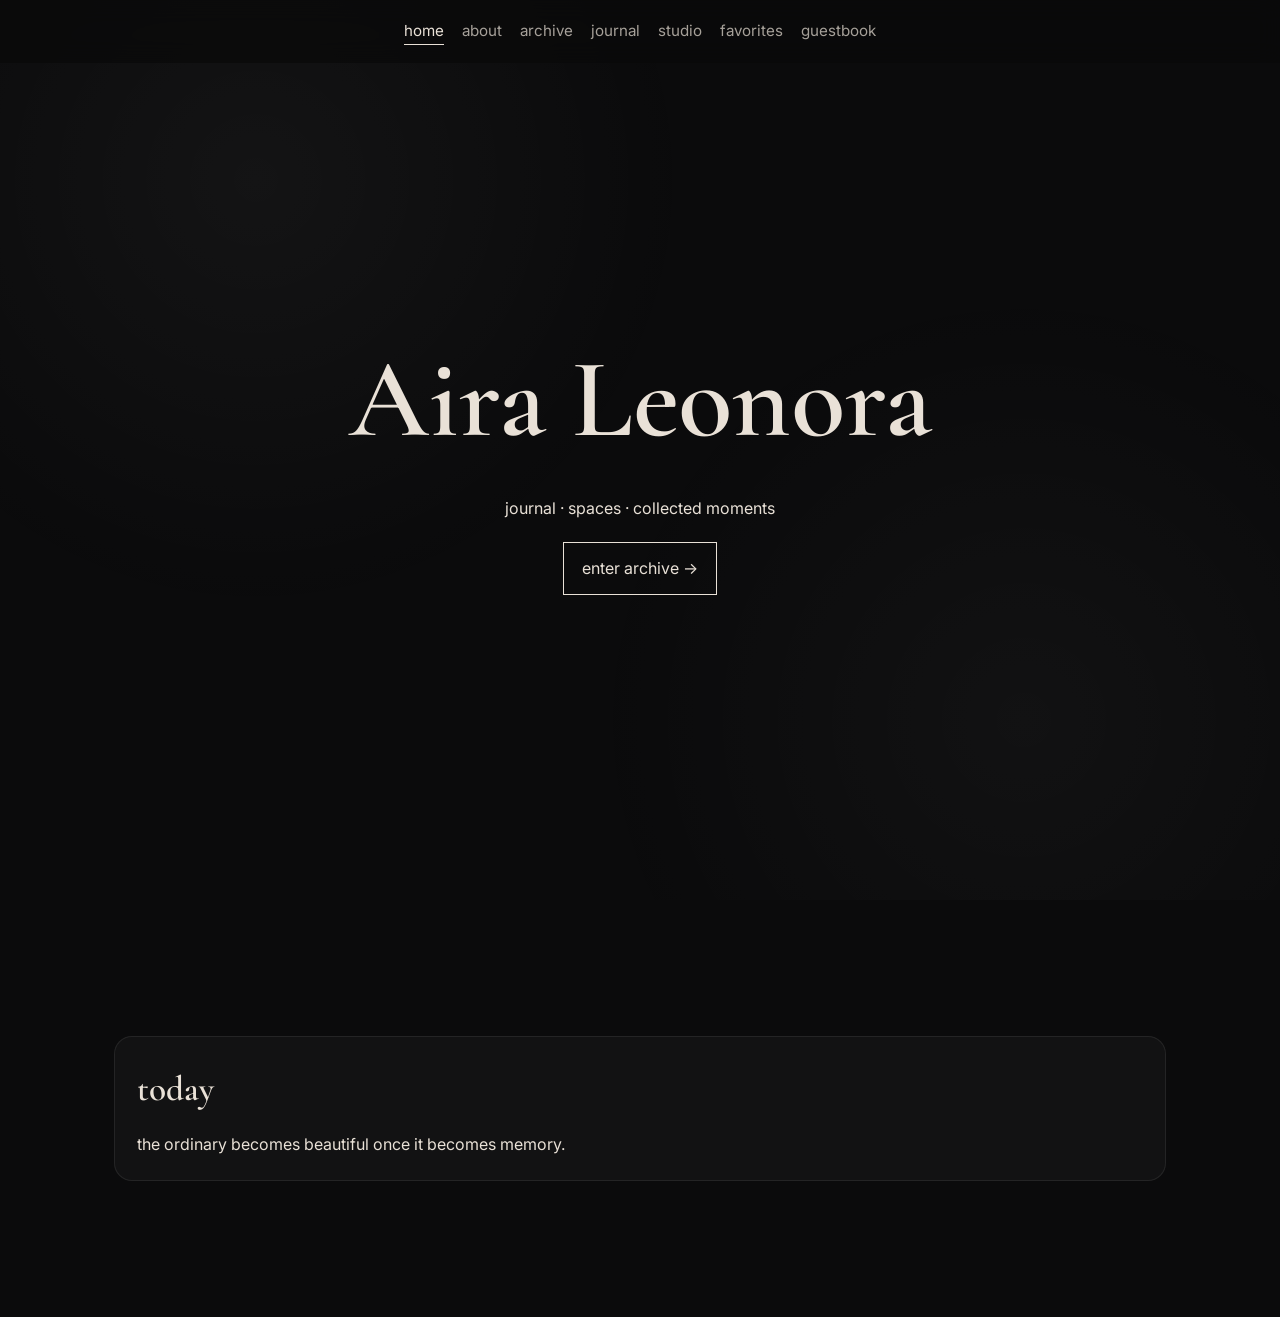
<file: index.html>
<!DOCTYPE html>
<html>
<head>
<title>Aira Leonora</title>
<link rel="stylesheet" href="css/style.css">
</head>
<body>

<nav>
<a href="index.html">home</a>
<a href="about.html">about</a>
<a href="archive.html">archive</a>
<a href="journal.html">journal</a>
<a href="studio.html">studio</a>
<a href="favorites.html">favorites</a>
<a href="guestbook.html">guestbook</a>
</nav>


<section class="hero">
<h1>Aira Leonora</h1>
<p>journal · spaces · collected moments</p>
<a class="btn" href="archive.html">enter archive →</a>
</section>

<section class="page">
<div class="card">
<h2>today</h2>
<p>the ordinary becomes beautiful once it becomes memory.</p>
</div>
</section>

<script src="js/script.js"></script>
</body>
</html>
</file>
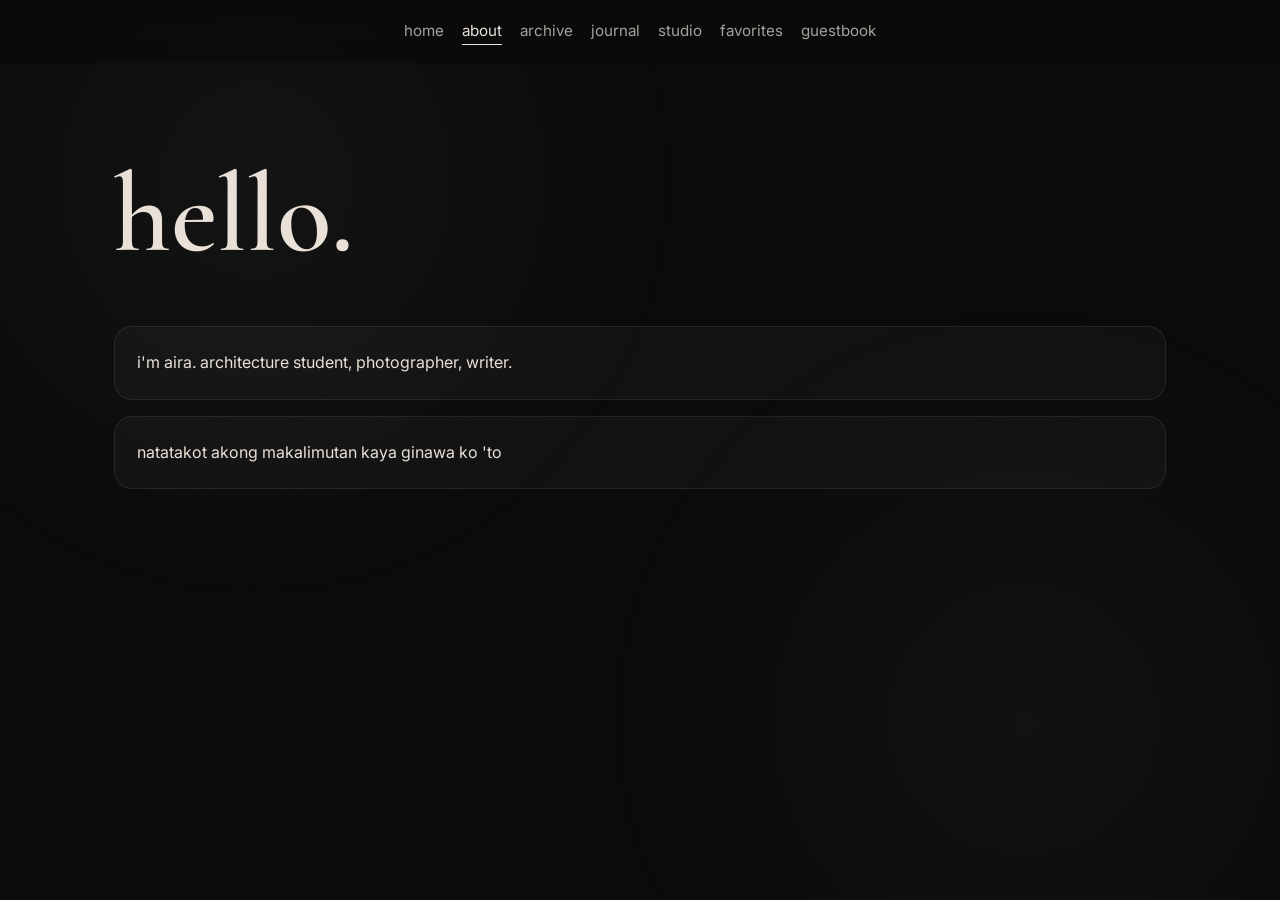
<file: about.html>
<!DOCTYPE html>
<html>
<head>
<title>About</title>
<link rel="stylesheet" href="css/style.css">
</head>
<body>

<nav>
<a href="index.html">home</a>
<a href="about.html">about</a>
<a href="archive.html">archive</a>
<a href="journal.html">journal</a>
<a href="studio.html">studio</a>
<a href="favorites.html">favorites</a>
<a href="guestbook.html">guestbook</a>
</nav>


<section class="page">
<h1>hello.</h1>
<div class="card"><p>i'm aira. architecture student, photographer, writer.</p></div>
<div class="card"><p>natatakot akong makalimutan kaya ginawa ko 'to</p></div>
</section>

<script src="js/script.js"></script>
</body>
</html>
</file>
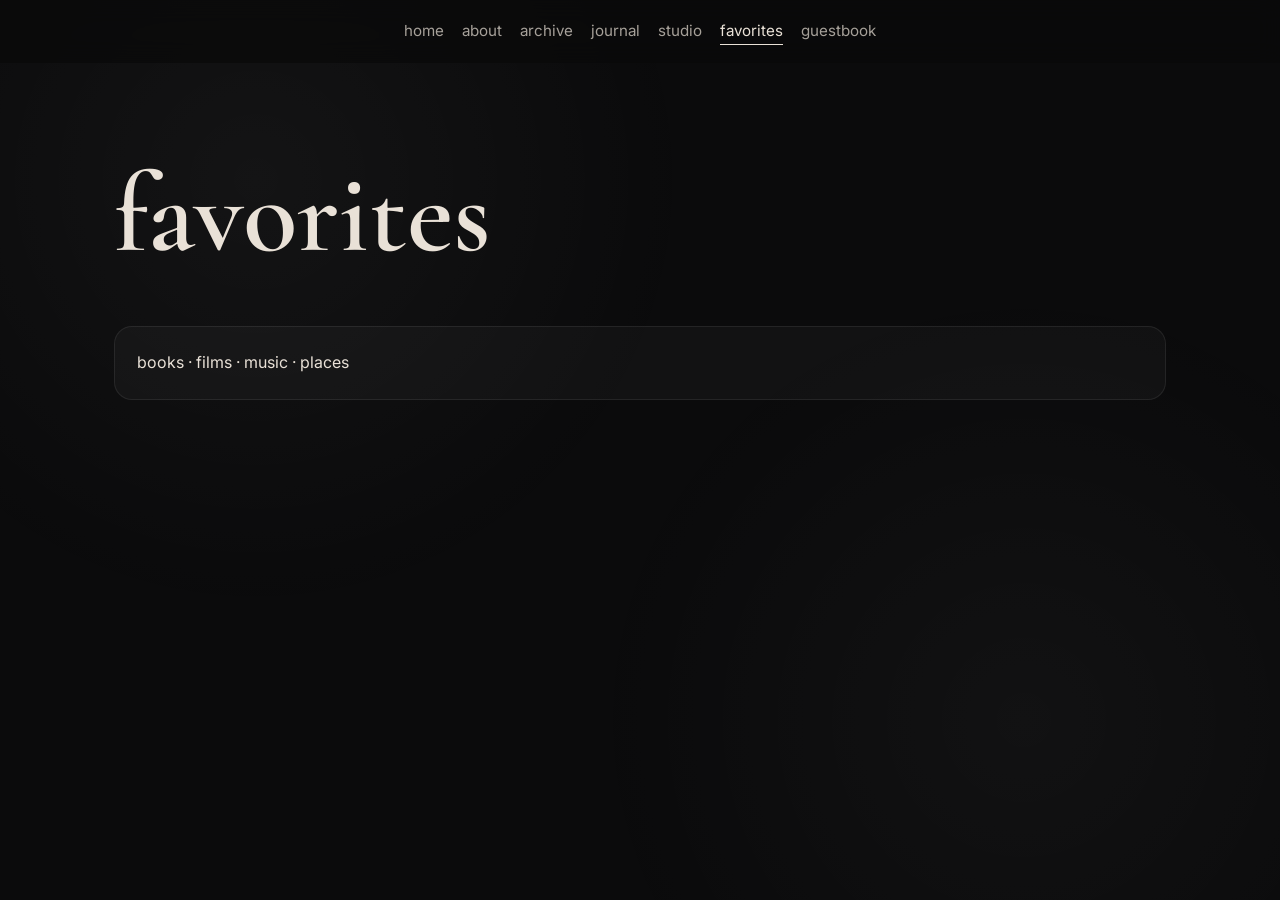
<file: favorites.html>
<!DOCTYPE html>
<html>
<head>
<title>Favorites</title>
<link rel="stylesheet" href="css/style.css">
</head>
<body>

<nav>
<a href="index.html">home</a>
<a href="about.html">about</a>
<a href="archive.html">archive</a>
<a href="journal.html">journal</a>
<a href="studio.html">studio</a>
<a href="favorites.html">favorites</a>
<a href="guestbook.html">guestbook</a>
</nav>


<section class="page">
<h1>favorites</h1>
<div class="card"><p>books · films · music · places</p></div>
</section>

<script src="js/script.js"></script>
</body>
</html>
</file>
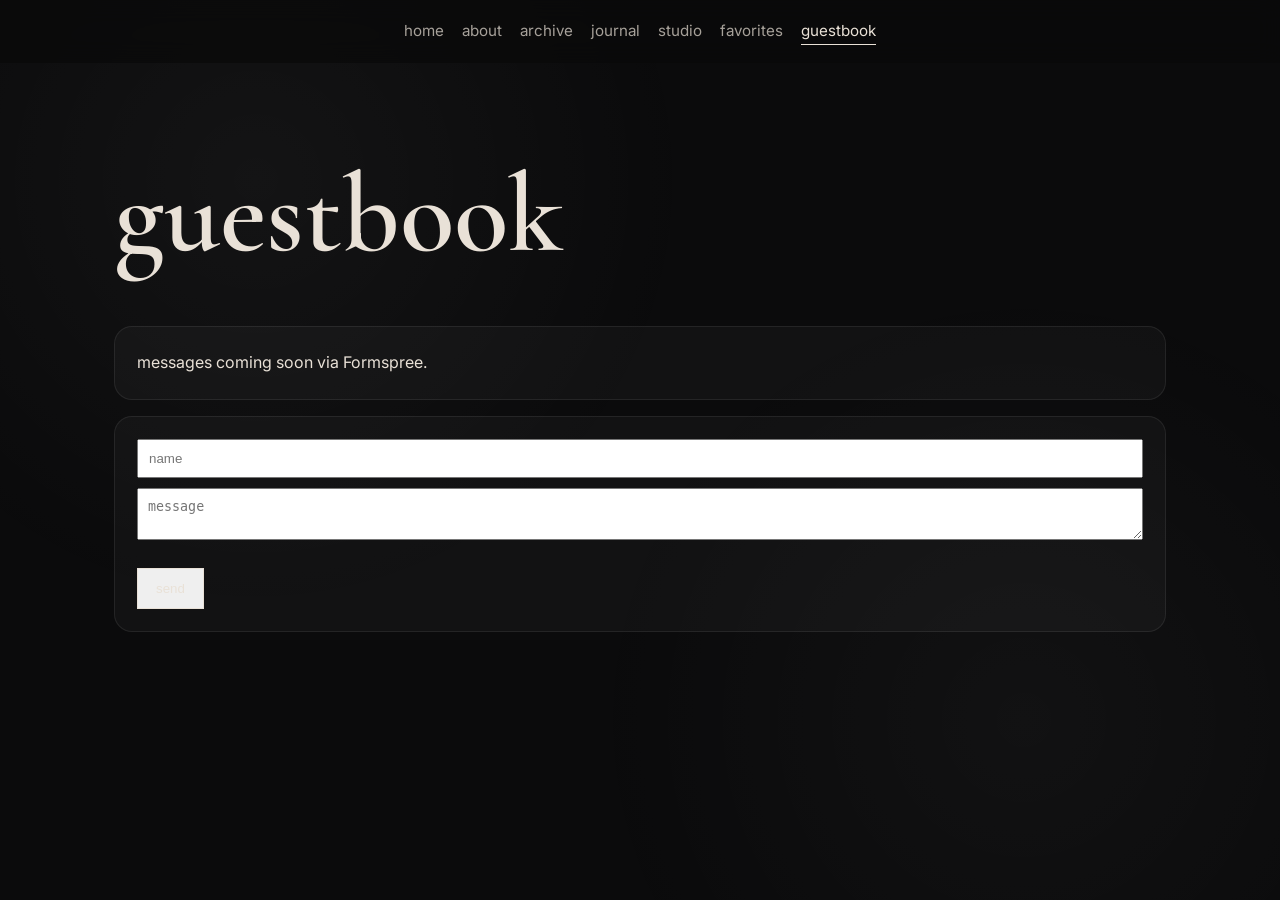
<file: guestbook.html>
<!DOCTYPE html>
<html>
<head>
<title>Guestbook</title>
<link rel="stylesheet" href="css/style.css">
</head>
<body>

<nav>
<a href="index.html">home</a>
<a href="about.html">about</a>
<a href="archive.html">archive</a>
<a href="journal.html">journal</a>
<a href="studio.html">studio</a>
<a href="favorites.html">favorites</a>
<a href="guestbook.html">guestbook</a>
</nav>


<section class="page">
<h1>guestbook</h1>

<div class="card">
<p>messages coming soon via Formspree.</p>
</div>

<form class="card" action="https://formspree.io/f/your-id" method="POST">
<input name="name" placeholder="name" style="width:100%;padding:10px;margin-bottom:10px;">
<textarea name="message" placeholder="message" style="width:100%;padding:10px;"></textarea>
<button class="btn" type="submit">send</button>
</form>

</section>

<script src="js/script.js"></script>
</body>
</html>
</file>
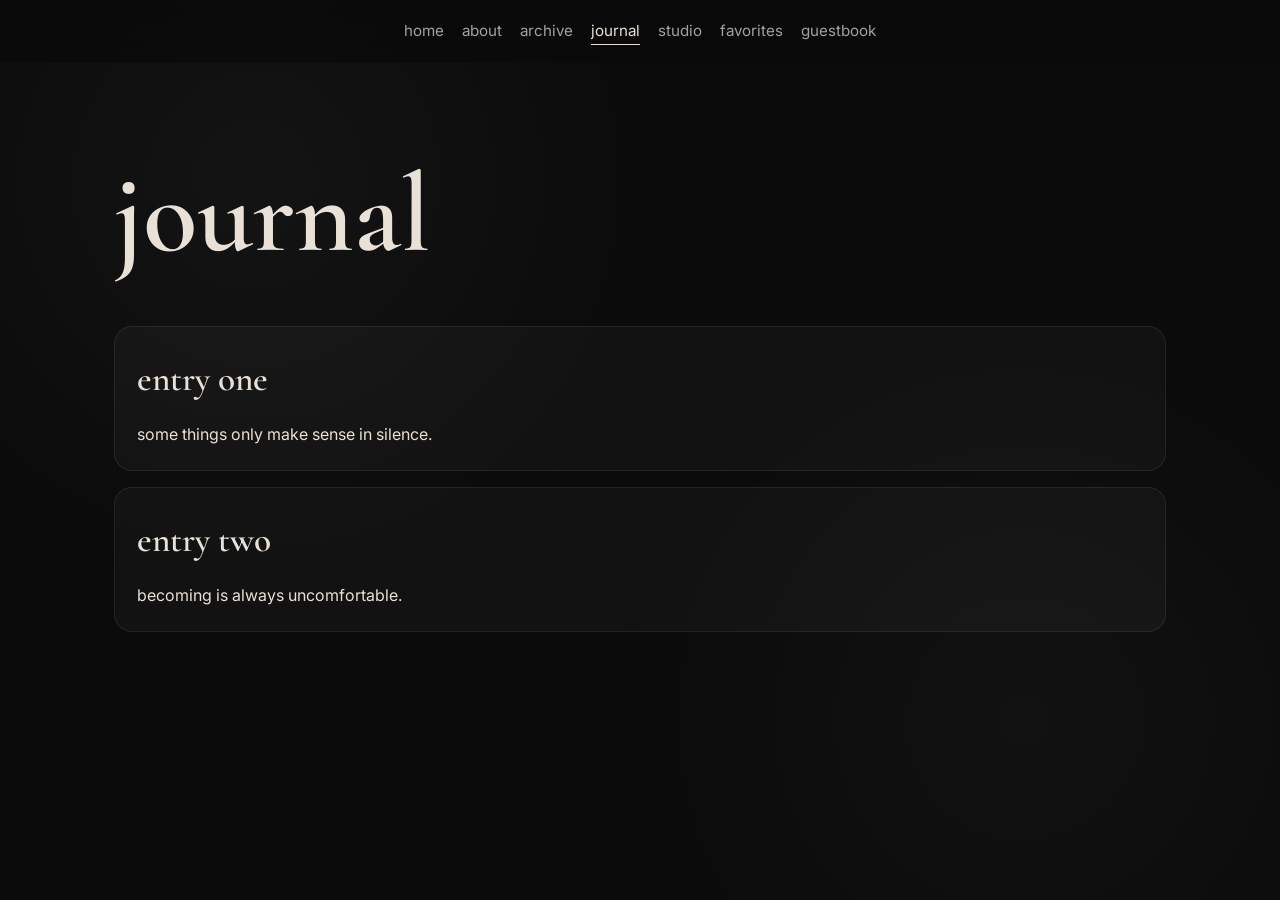
<file: journal.html>
<!DOCTYPE html>
<html>
<head>
<title>Journal</title>
<link rel="stylesheet" href="css/style.css">
</head>
<body>

<nav>
<a href="index.html">home</a>
<a href="about.html">about</a>
<a href="archive.html">archive</a>
<a href="journal.html">journal</a>
<a href="studio.html">studio</a>
<a href="favorites.html">favorites</a>
<a href="guestbook.html">guestbook</a>
</nav>


<section class="page">
<h1>journal</h1>
<div class="card"><h2>entry one</h2><p>some things only make sense in silence.</p></div>
<div class="card"><h2>entry two</h2><p>becoming is always uncomfortable.</p></div>
</section>

<script src="js/script.js"></script>
</body>
</html>
</file>
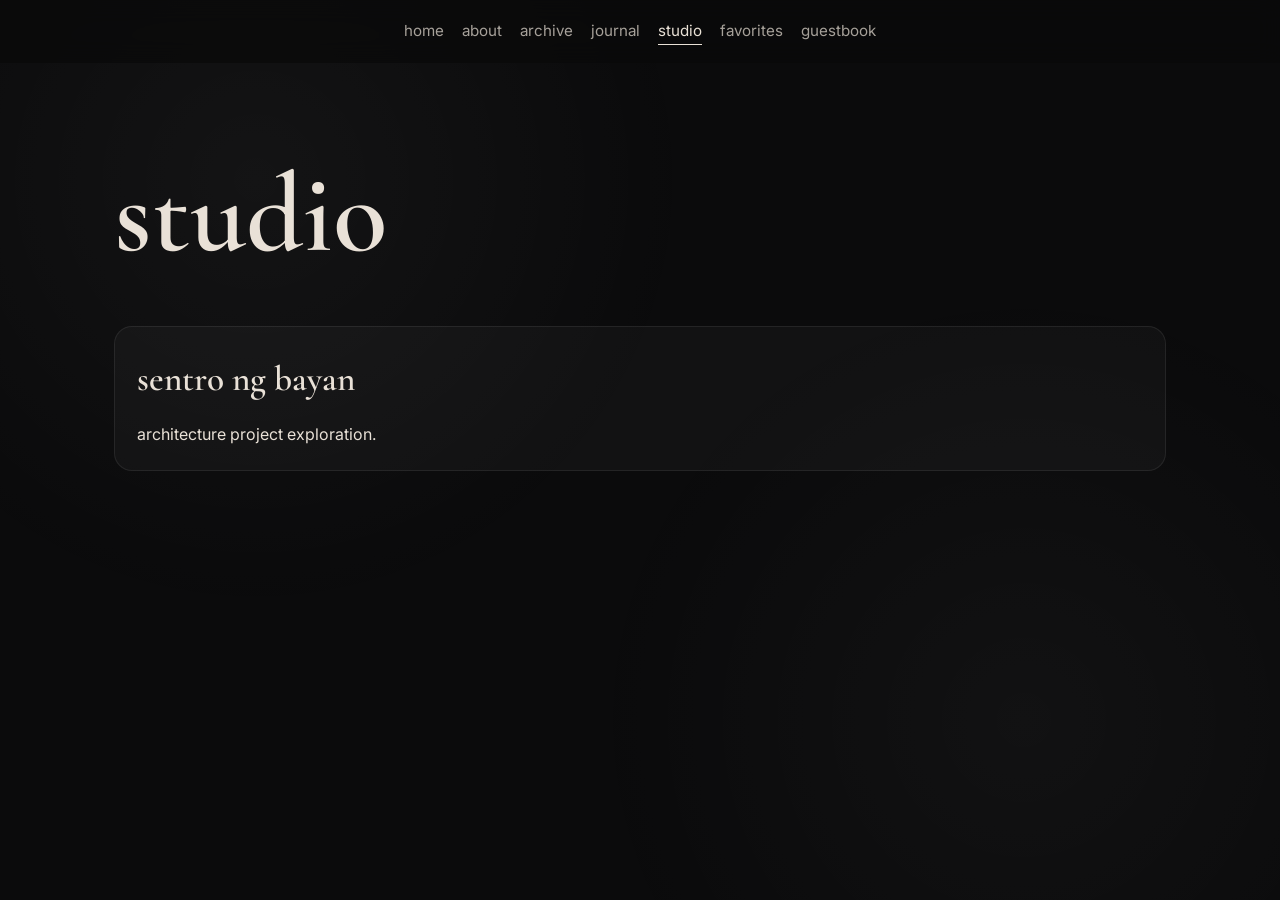
<file: studio.html>
<!DOCTYPE html>
<html>
<head>
<title>Studio</title>
<link rel="stylesheet" href="css/style.css">
</head>
<body>

<nav>
<a href="index.html">home</a>
<a href="about.html">about</a>
<a href="archive.html">archive</a>
<a href="journal.html">journal</a>
<a href="studio.html">studio</a>
<a href="favorites.html">favorites</a>
<a href="guestbook.html">guestbook</a>
</nav>


<section class="page">
<h1>studio</h1>
<div class="card"><h2>sentro ng bayan</h2><p>architecture project exploration.</p></div>
</section>

<script src="js/script.js"></script>
</body>
</html>
</file>
<file: css/style.css>
@import url('https://fonts.googleapis.com/css2?family=Cormorant+Garamond:wght@400;500;600;700&family=Inter:wght@300;400;500&display=swap');

*{margin:0;padding:0;box-sizing:border-box}

body{
background:#0b0b0c;
color:#e9e1d7;
font-family:Inter,sans-serif;
line-height:1.7;
overflow-x:hidden;
}

body::before{
content:"";
position:fixed;
inset:0;
background:
radial-gradient(circle at 20% 20%, rgba(255,255,255,.04), transparent 35%),
radial-gradient(circle at 80% 80%, rgba(255,255,255,.03), transparent 35%);
pointer-events:none;
z-index:-1;
}

nav{
position:fixed;
top:0;
left:0;
width:100%;
display:flex;
justify-content:center;
flex-wrap:wrap;
gap:18px;
padding:18px;
background:rgba(10,10,10,.75);
backdrop-filter:blur(12px);
z-index:999;
}

nav a{
color:#e9e1d7;
text-decoration:none;
opacity:.7;
font-size:.95rem;
transition:.25s;
}

nav a:hover{opacity:1;transform:translateY(-2px)}

nav a.active{
opacity:1;
border-bottom:1px solid #e9e1d7;
}

.hero{
min-height:100vh;
display:flex;
flex-direction:column;
justify-content:center;
align-items:center;
text-align:center;
padding:120px 24px;
animation:fadeUp 1s ease;
}

.page{
max-width:1100px;
margin:auto;
padding:120px 24px;
animation:fadeUp .8s ease;
}

h1,h2{
font-family:'Cormorant Garamond',serif;
font-weight:600;
}

h1{font-size:clamp(3.5rem,9vw,7rem)}
h2{font-size:2.2rem;margin-bottom:12px}

.card{
background:rgba(255,255,255,.03);
border:1px solid rgba(255,255,255,.08);
padding:22px;
border-radius:18px;
margin:16px 0;
transition:.35s;
}

.card:hover{transform:translateY(-6px)}

.gallery{
display:grid;
grid-template-columns:repeat(auto-fit,minmax(230px,1fr));
gap:22px;
}

.polaroid{
background:#151515;
padding:12px;
border-radius:12px;
transition:.3s;
transform:rotate(-1deg);
}

.polaroid:nth-child(even){transform:rotate(1deg)}

.polaroid:hover{transform:scale(1.03) rotate(0deg)}

.polaroid img{
width:100%;
height:300px;
object-fit:cover;
border-radius:8px;
}

.btn{
display:inline-block;
margin-top:20px;
padding:12px 18px;
border:1px solid #e9e1d7;
color:#e9e1d7;
text-decoration:none;
transition:.3s;
}

.btn:hover{
background:#e9e1d7;
color:#0b0b0c;
}

@keyframes fadeUp{
from{opacity:0;transform:translateY(18px)}
to{opacity:1;transform:none}
}
</file>
